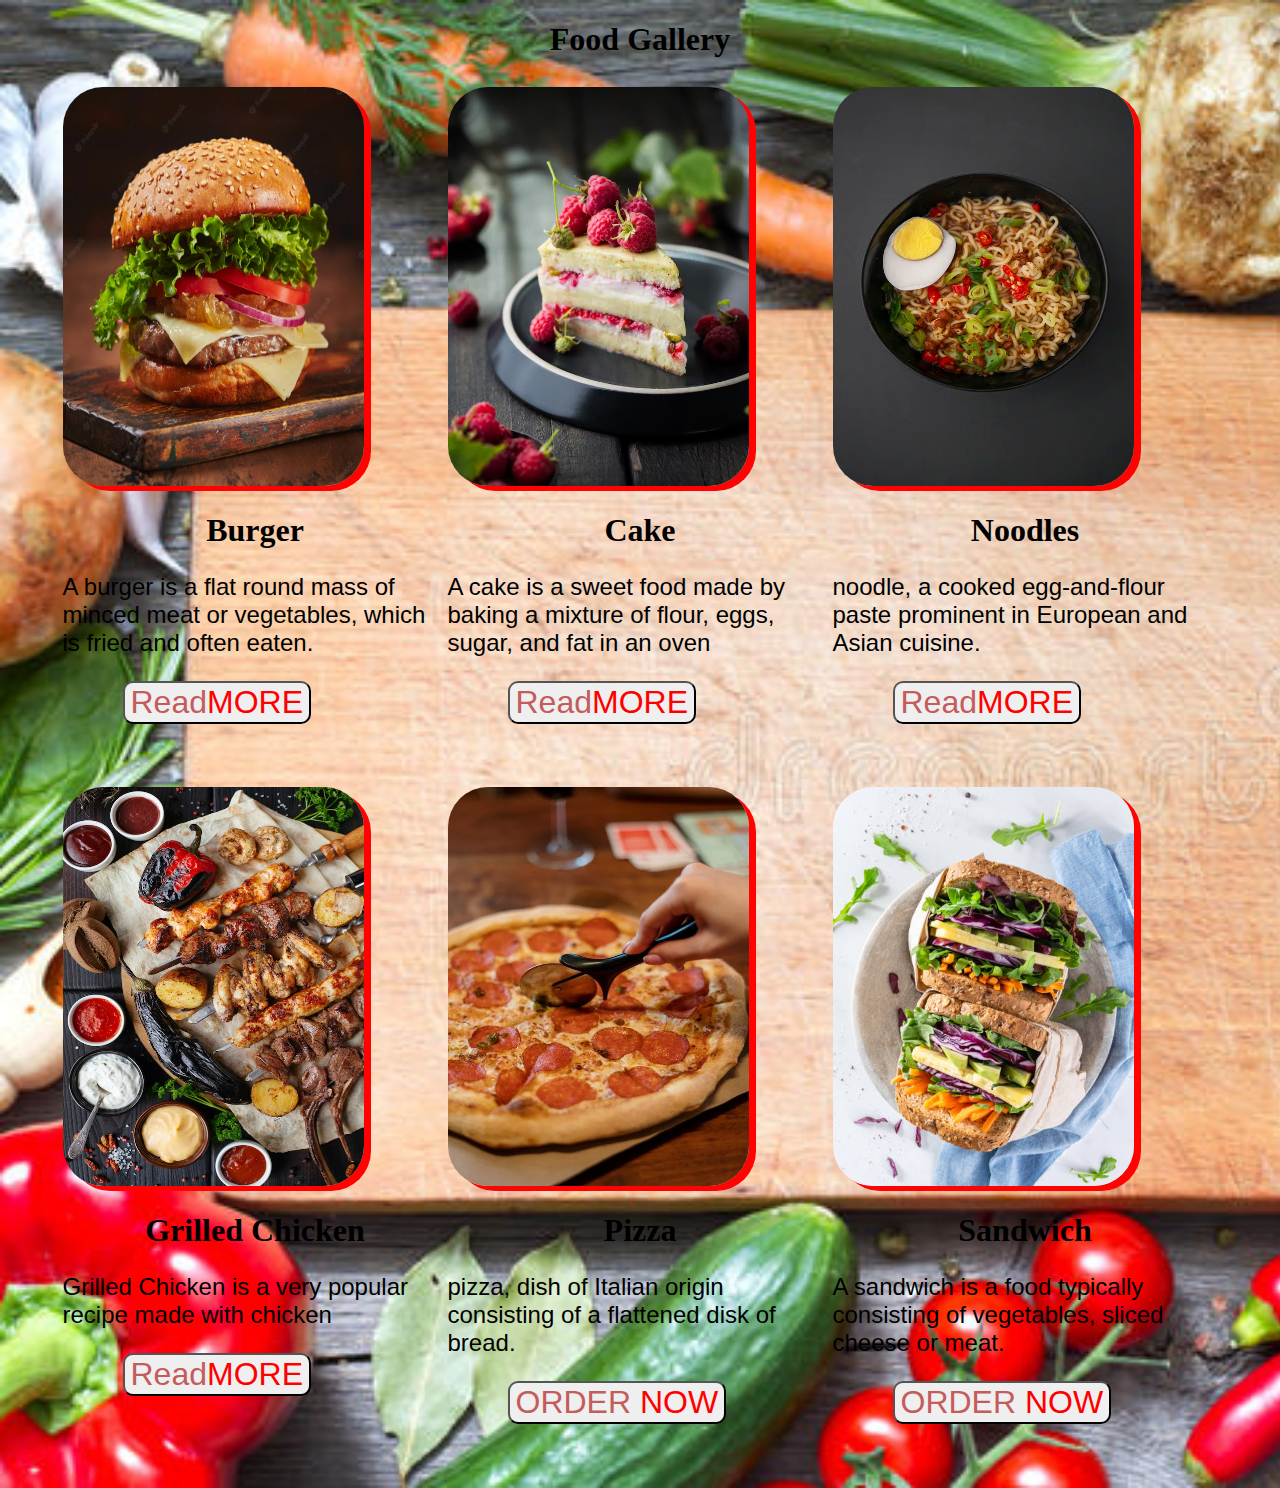
<file: index.html>
<!DOCTYPE html>
<html lang="en">
<head>
    <meta charset="UTF-8"> 
    <meta http-equiv="X-UA-Compatible" content="IE=edge">
    <meta name="viewport" content="width=device-width, initial-scale=1.0">
    <title>Document</title>
    <link rel="stylesheet" href="./foodgallery.css">
</head>
<body>
    <h1>Food Gallery</h1>
    <div class="parent">
        <div class="col col-1">
            <img src="./image/burger1.webp" alt="">
            <h1>Burger</h1>
            <p>A burger is a flat round mass of minced meat or vegetables, which is fried and often eaten.</p>
            <button><span>Read</span>MORE</button>
        </div>
        <div class="col col-2">
            <img src="./image/cake.avif" alt="">
            <h1>Cake</h1>
            <p>A cake is a sweet food made by baking a mixture of flour, eggs, sugar, and fat in an oven</p>
            <button><span>Read</span>MORE</button>
        </div>
        <div class="col col-3">
            <img src="./image/noodles1.avif" alt="">
            <h1>Noodles</h1>
            <p>noodle, a cooked egg-and-flour paste prominent in European and Asian cuisine.</p>
            <button><span>Read</span>MORE</button>
        </div>
    </div>
    <div class="parent">
        <div class="col col-1">
            <img src="./image/grilled chickn.avif" alt="">
            <h1>Grilled Chicken</h1>
            <p>Grilled Chicken is a very popular recipe made with chicken</p>
            <button><span>Read</span>MORE</button>
        </div>
        <div class="col col-2">
            <img src="./image/pizza1.webp" alt="">
            <h1>Pizza</h1>
            <p>pizza, dish of Italian origin consisting of a flattened disk of bread.</p>
            <button><span>ORDER</span> NOW</button>
        </div>
        <div class="col col-3">
            <img src="./image/sandwich2.jpg" alt="">
            <h1>Sandwich</h1>
            <p>A sandwich is a food typically consisting of vegetables, sliced cheese or meat.</p>
            <button><span>ORDER</span> NOW</button>
        </div>
    </div>
    
</body>
</html>
</file>
<file: foodgallery.css>
@import url('https://fonts.googleapis.com/css2?family=Abel&family=Dancing+Script&family=Nerko+One&family=Rubik+Distressed&display=swap');
.parent{
    height: 700px;
    display: flex;
    align-items: center;
    justify-content: center;
    /* background-color: gray; */
    
}
.col{
    height: 685px;
    width: 385px;
    
    
}
img{
    height: 399px;
    width: 301px;
    box-shadow: 7px 5px rgb(255, 2, 2);
    border-radius: 40px;
}
p{
    font-size:x-large;
    font-family: 'Anton', sans-serif;
}
button{
    color: rgb(255, 0, 0);
    font-size:xx-large;
    top: 600px;
    border-radius: 10px;
    margin-left: 60px;
    
}
span{
    color: rgb(196, 92, 92);
}
h1{
    text-align: center;
    color: rgb(0, 0, 0);
    font-size: xx-large;
}

body{
    background-image: url("./image/back.jpg");
    background-repeat: no-repeat;
    background-size: cover;
}
button:hover{
    background-color: rgb(184, 133, 133);

}
</file>
